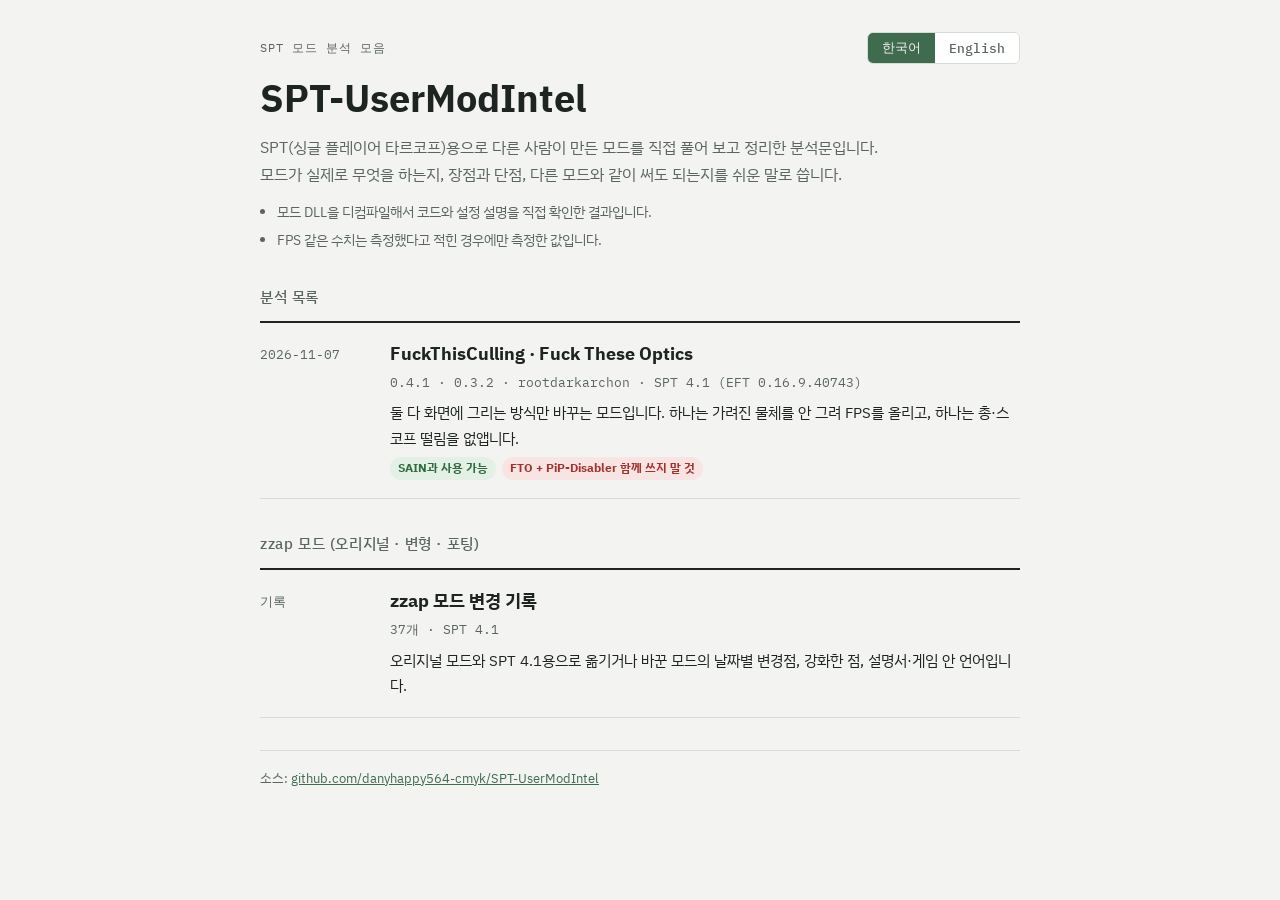
<file: index.html>
<!doctype html>
<html lang="ko">
<head>
<meta charset="utf-8">
<meta name="viewport" content="width=device-width, initial-scale=1, viewport-fit=cover">
<title>SPT-UserModIntel</title>
<link rel="stylesheet" href="https://fonts.googleapis.com/css2?family=IBM+Plex+Sans+KR:wght@400;500;700&family=IBM+Plex+Mono:wght@400;500&display=swap">
<style>
/* Layout: one column; intro, then one row per review (newest first). Same tokens as the review pages. */
*, *::before, *::after { box-sizing: border-box; }
:root {
  --bg: #f3f4f1; --surface: #ffffff; --fg: #1d2421; --muted: #5a6560; --line: #d6dbd6;
  --accent: #3f6b4f; --warn: #9a5b00; --warn-bg: #fbf1df; --bad: #a3322a; --bad-bg: #f8e5e3;
  --good: #2f6b3f; --good-bg: #e3f0e6;
  --font-body: "IBM Plex Sans KR", "Malgun Gothic", "Apple SD Gothic Neo", system-ui, sans-serif;
  --font-mono: "IBM Plex Mono", ui-monospace, Consolas, monospace;
}
@media (prefers-color-scheme: dark) {
  :root:not([data-theme="light"]) {
    --bg: #151a18; --surface: #1c2320; --fg: #e3e8e4; --muted: #9aa69f; --line: #2e3833;
    --accent: #8cc49d; --warn: #e6b45a; --warn-bg: #2e2617; --bad: #f08a80; --bad-bg: #321d1b;
    --good: #8cc49d; --good-bg: #1b2d21; color-scheme: dark;
  }
}
:root[data-theme="dark"] {
  --bg: #151a18; --surface: #1c2320; --fg: #e3e8e4; --muted: #9aa69f; --line: #2e3833;
  --accent: #8cc49d; --warn: #e6b45a; --warn-bg: #2e2617; --bad: #f08a80; --bad-bg: #321d1b;
  --good: #8cc49d; --good-bg: #1b2d21; color-scheme: dark;
}
[hidden] { display: none !important; }
body {
  margin: 0; background: var(--bg); color: var(--fg); font-family: var(--font-body);
  font-size: 16px; line-height: 1.7;
  padding-left: max(16px, env(safe-area-inset-left, 0px));
  padding-right: max(16px, env(safe-area-inset-right, 0px));
  padding-block: 32px 64px;
}
.wrap { max-width: 760px; margin: 0 auto; display: flex; flex-direction: column; gap: 32px; }
header { display: flex; flex-direction: column; gap: 12px; }
.topbar { display: flex; justify-content: space-between; align-items: center; gap: 12px; flex-wrap: wrap; }
.kicker { font-family: var(--font-mono); font-size: 12px; letter-spacing: .08em; text-transform: uppercase; color: var(--muted); }
.lang { display: inline-flex; border: 1px solid var(--line); border-radius: 6px; overflow: hidden; }
.lang button { font: 500 13px var(--font-mono); padding: 6px 14px; border: 0; background: var(--surface); color: var(--muted); cursor: pointer; }
.lang button[aria-pressed="true"] { background: var(--accent); color: var(--bg); }
.lang button:focus-visible { outline: 2px solid var(--accent); outline-offset: -2px; }
h1 { font-size: clamp(28px, 6vw, 38px); line-height: 1.2; margin: 0; font-weight: 700; }
h2 { font-size: 15px; margin: 0; color: var(--muted); font-weight: 500; letter-spacing: .04em; }
p { margin: 0; }
.lede { color: var(--muted); max-width: 62ch; }
ul.rules { margin: 0; padding-left: 1.2em; color: var(--muted); font-size: 14px; display: flex; flex-direction: column; gap: 4px; }
.list { display: flex; flex-direction: column; border-top: 2px solid var(--fg); }
.item { display: grid; grid-template-columns: 110px 1fr; gap: 4px 20px; padding: 18px 0; border-bottom: 1px solid var(--line); color: inherit; text-decoration: none; }
.item:hover .t, .item:focus-visible .t { color: var(--accent); text-decoration: underline; }
.item:focus-visible { outline: 2px solid var(--accent); outline-offset: 4px; }
.date { font-family: var(--font-mono); font-size: 13px; color: var(--muted); font-variant-numeric: tabular-nums; padding-top: 3px; }
.body { min-width: 0; display: flex; flex-direction: column; gap: 6px; }
.t { font-size: 18px; font-weight: 700; line-height: 1.4; }
.sub { font-family: var(--font-mono); font-size: 13px; color: var(--muted); }
.v { font-size: 15px; }
.tags { display: flex; flex-wrap: wrap; gap: 6px; }
.pill { display: inline-block; font-size: 12px; font-weight: 700; padding: 1px 8px; border-radius: 999px; white-space: nowrap; }
.ok { background: var(--good-bg); color: var(--good); }
.mid { background: var(--warn-bg); color: var(--warn); }
.no { background: var(--bad-bg); color: var(--bad); }
@media (max-width: 520px) { .item { grid-template-columns: 1fr; } }
footer { font-size: 13px; color: var(--muted); border-top: 1px solid var(--line); padding-top: 16px; }
footer a { color: var(--accent); }
</style>
</head>
<body>
<div class="wrap">

<!-- ===================== KOREAN ===================== -->
<div data-lang="ko" class="wrap">
<header>
  <div class="topbar">
    <span class="kicker">SPT 모드 분석 모음</span>
    <div class="lang" role="group" aria-label="언어">
      <button type="button" id="btn-ko-1" data-set="ko">한국어</button>
      <button type="button" id="btn-en-1" data-set="en">English</button>
    </div>
  </div>
  <h1>SPT-UserModIntel</h1>
  <p class="lede">SPT(싱글 플레이어 타르코프)용으로 다른 사람이 만든 모드를 직접 풀어 보고 정리한 분석문입니다. 모드가 실제로 무엇을 하는지, 장점과 단점, 다른 모드와 같이 써도 되는지를 쉬운 말로 씁니다.</p>
  <ul class="rules">
    <li>모드 DLL을 디컴파일해서 코드와 설정 설명을 직접 확인한 결과입니다.</li>
    <li>FPS 같은 수치는 측정했다고 적힌 경우에만 측정한 값입니다.</li>
  </ul>
</header>

<section style="display:flex;flex-direction:column;gap:12px">
  <h2>분석 목록</h2>
  <div class="list">
    <a class="item" href="reports/2026-11-07-FuckThisCulling-FuckTheseOptics/index.html#ko">
      <span class="date">2026-11-07</span>
      <span class="body">
        <span class="t">FuckThisCulling · Fuck These Optics</span>
        <span class="sub">0.4.1 · 0.3.2 · rootdarkarchon · SPT 4.1 (EFT 0.16.9.40743)</span>
        <span class="v">둘 다 화면에 그리는 방식만 바꾸는 모드입니다. 하나는 가려진 물체를 안 그려 FPS를 올리고, 하나는 총·스코프 떨림을 없앱니다.</span>
        <span class="tags"><span class="pill ok">SAIN과 사용 가능</span><span class="pill no">FTO + PiP-Disabler 함께 쓰지 말 것</span></span>
      </span>
    </a>
  </div>
</section>

<section style="display:flex;flex-direction:column;gap:12px">
  <h2>zzap 모드 (오리지널 · 변형 · 포팅)</h2>
  <div class="list">
    <a class="item" href="mods/arca.html#ko">
      <span class="date">기록</span>
      <span class="body">
        <span class="t">zzap 모드 변경 기록</span>
        <span class="sub">37개 · SPT 4.1</span>
        <span class="v">오리지널 모드와 SPT 4.1용으로 옮기거나 바꾼 모드의 날짜별 변경점, 강화한 점, 설명서·게임 안 언어입니다.</span>
      </span>
    </a>
  </div>
</section>

<footer>소스: <a href="https://github.com/danyhappy564-cmyk/SPT-UserModIntel">github.com/danyhappy564-cmyk/SPT-UserModIntel</a></footer>
</div>

<!-- ===================== ENGLISH ===================== -->
<div data-lang="en" class="wrap" hidden>
<header>
  <div class="topbar">
    <span class="kicker">SPT mod reviews</span>
    <div class="lang" role="group" aria-label="Language">
      <button type="button" id="btn-ko-2" data-set="ko">한국어</button>
      <button type="button" id="btn-en-2" data-set="en">English</button>
    </div>
  </div>
  <h1>SPT-UserModIntel</h1>
  <p class="lede">Plain-language reviews of other people's mods for SPT (Single Player Tarkov). Each one explains what a mod actually does, its pros and cons, and whether it works with other mods.</p>
  <ul class="rules">
    <li>Based on decompiling the mod DLLs and reading the code and setting descriptions directly.</li>
    <li>Numbers such as FPS are measured only where a review says so.</li>
  </ul>
</header>

<section style="display:flex;flex-direction:column;gap:12px">
  <h2>Reviews</h2>
  <div class="list">
    <a class="item" href="reports/2026-11-07-FuckThisCulling-FuckTheseOptics/index.html#en">
      <span class="date">2026-11-07</span>
      <span class="body">
        <span class="t">FuckThisCulling · Fuck These Optics</span>
        <span class="sub">0.4.1 · 0.3.2 · rootdarkarchon · SPT 4.1 (EFT 0.16.9.40743)</span>
        <span class="v">Both only change how things are drawn. One skips hidden objects for more FPS; the other removes gun and scope jitter.</span>
        <span class="tags"><span class="pill ok">Works with SAIN</span><span class="pill no">Do not combine FTO with PiP-Disabler</span></span>
      </span>
    </a>
  </div>
</section>

<section style="display:flex;flex-direction:column;gap:12px">
  <h2>zzap mods (original · variant · port)</h2>
  <div class="list">
    <a class="item" href="mods/arca.html#en">
      <span class="date">Log</span>
      <span class="body">
        <span class="t">zzap Mods — Change Log</span>
        <span class="sub">37 mods · SPT 4.1</span>
        <span class="v">Date-ordered changes, improvements, and guide / in-game languages for my original mods and the mods I ported to or changed for SPT 4.1.</span>
      </span>
    </a>
  </div>
</section>

<footer>Source: <a href="https://github.com/danyhappy564-cmyk/SPT-UserModIntel">github.com/danyhappy564-cmyk/SPT-UserModIntel</a></footer>
</div>

</div>
<script>
(function () {
  var views = document.querySelectorAll('[data-lang]');
  function show(lang) {
    if (lang !== 'en') lang = 'ko';
    views.forEach(function (v) { v.hidden = v.getAttribute('data-lang') !== lang; });
    document.querySelectorAll('[data-set]').forEach(function (b) {
      b.setAttribute('aria-pressed', b.getAttribute('data-set') === lang ? 'true' : 'false');
    });
    document.documentElement.lang = lang;
  }
  document.querySelectorAll('[data-set]').forEach(function (b) {
    b.addEventListener('click', function () {
      var l = b.getAttribute('data-set');
      show(l);
      try { history.replaceState(null, '', '#' + l); } catch (e) {}
    });
  });
  window.addEventListener('hashchange', function () { show(location.hash.slice(1)); });
  var start = '';
  try { start = location.hash.slice(1); } catch (e) {}
  show(start);
})();
</script>
</body>
</html>
</file>
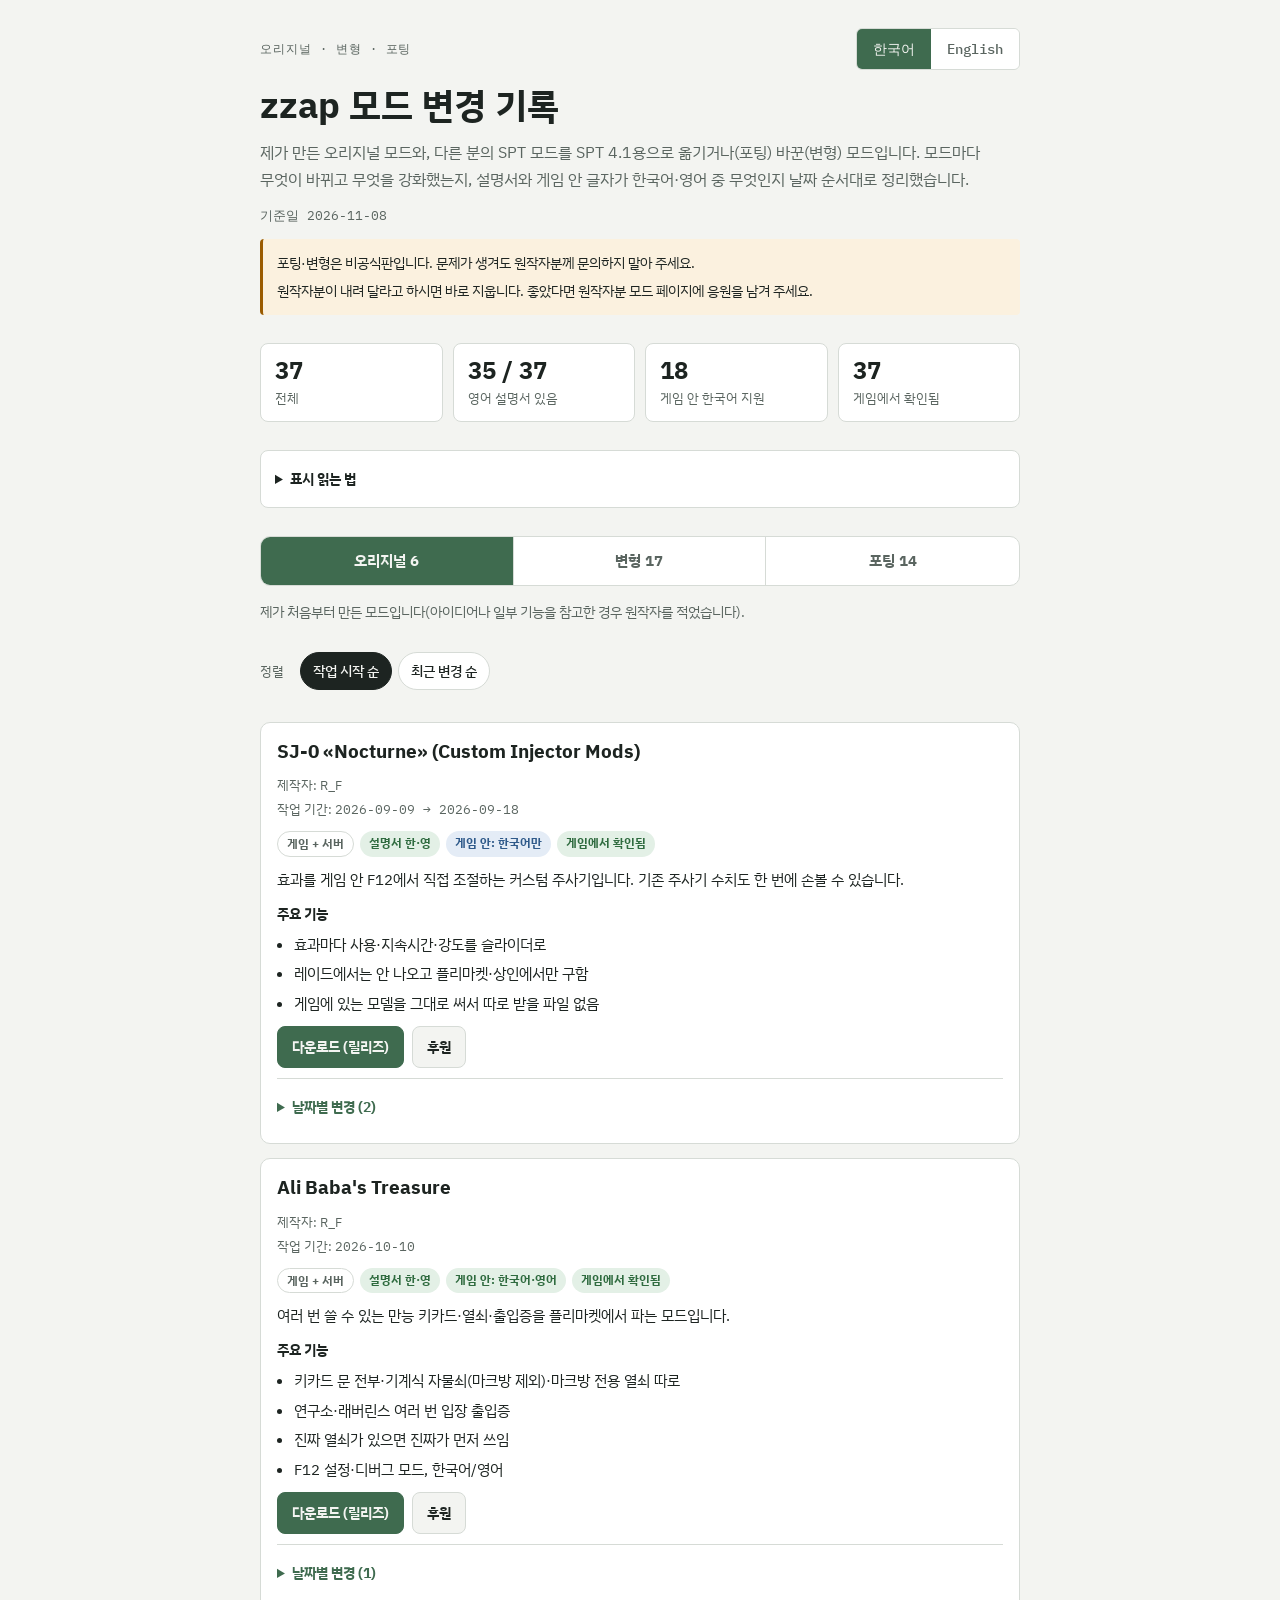
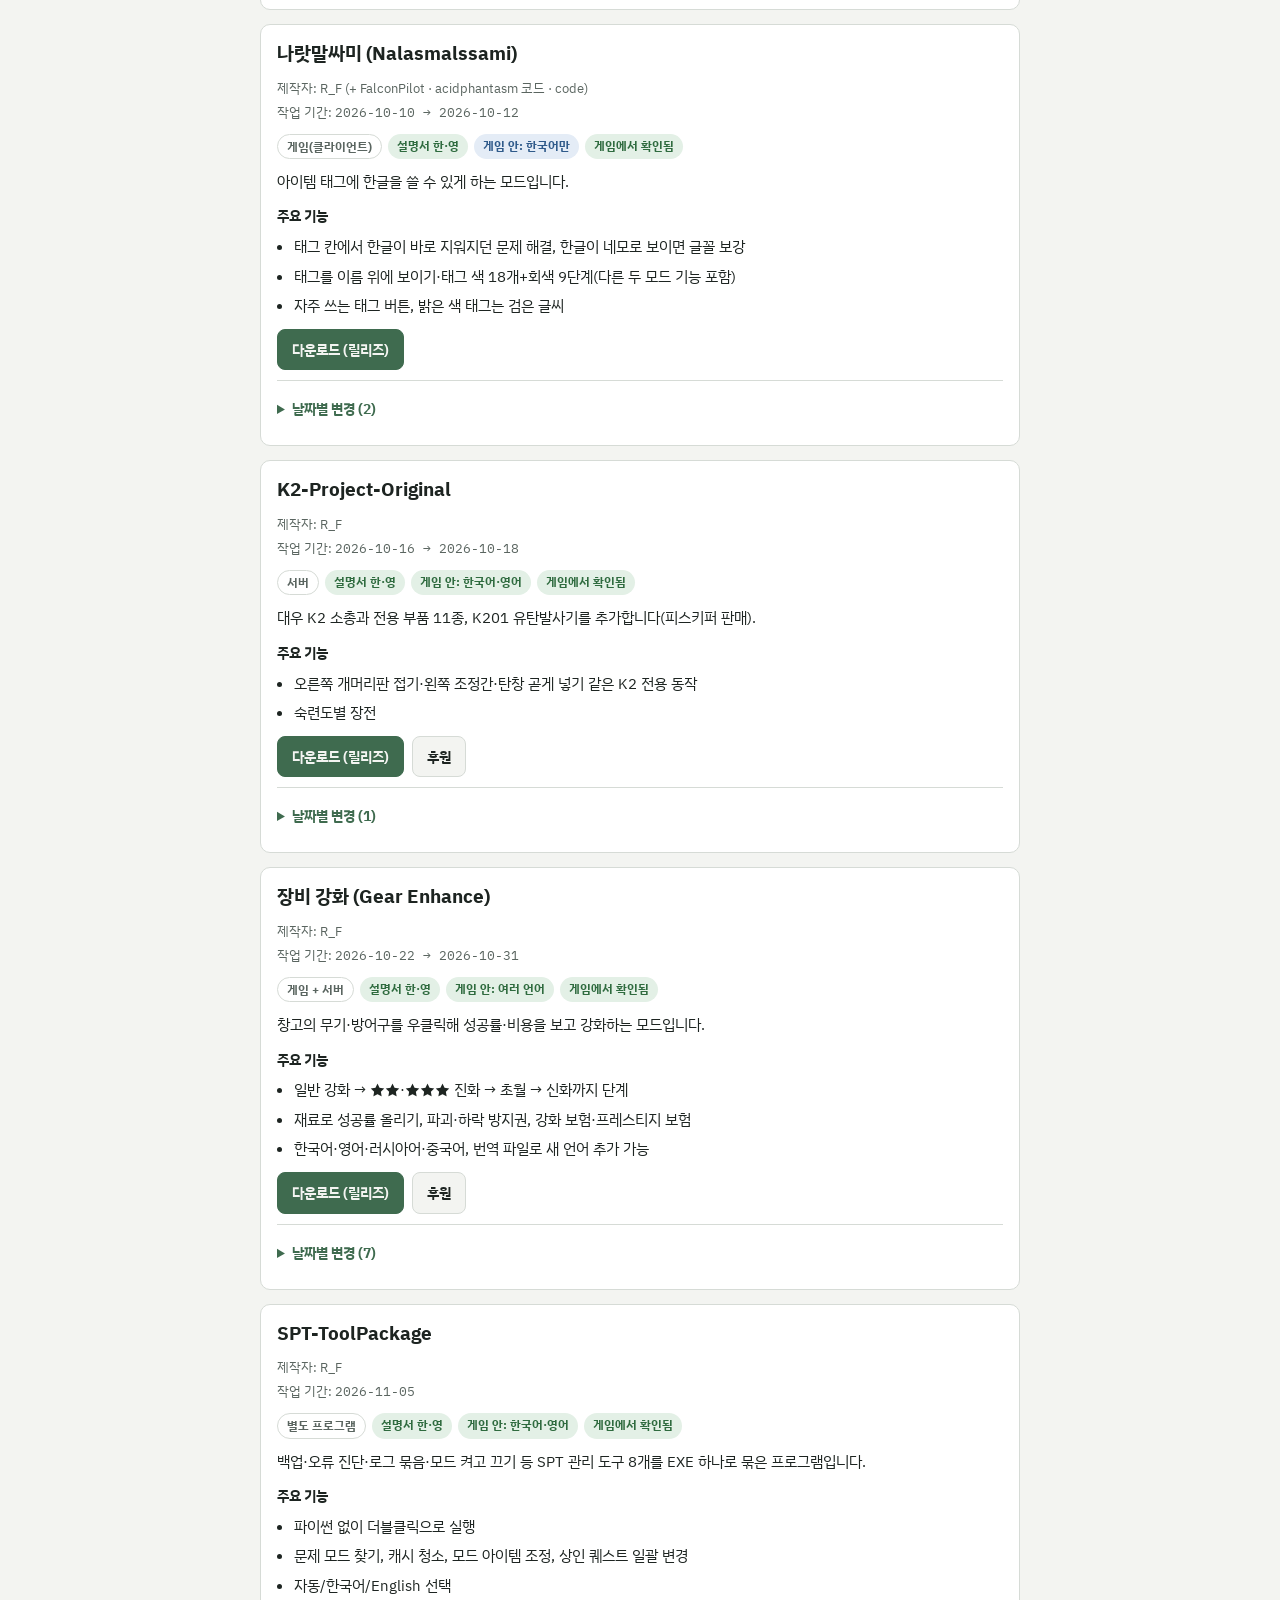
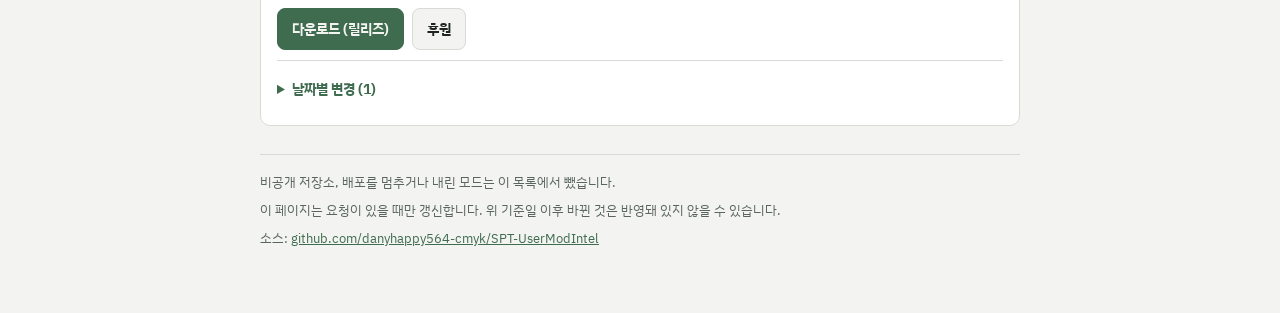
<file: mods/index.html>
<!doctype html>
<html lang="ko">
<head>
<meta charset="utf-8">
<meta name="viewport" content="width=device-width, initial-scale=1, viewport-fit=cover">
<title>zzap 모드 변경 기록</title>
<meta name="description" content="SPT 4.1 오리지널·변형·포팅 모드의 날짜별 변경점, 강화한 점, 한국어·영어 설명서 여부 정리">
<link rel="stylesheet" href="https://fonts.googleapis.com/css2?family=IBM+Plex+Sans+KR:wght@400;500;700&family=IBM+Plex+Mono:wght@400;500&display=swap">
<link rel="stylesheet" href="style.css?v=20261108-6">
</head>
<body>
<div class="wrap">
<header>
  <div class="topbar">
    <span class="kicker" data-t="kicker"></span>
    <div class="lang" role="group" aria-label="Language">
      <button type="button" data-v="ko">한국어</button>
      <button type="button" data-v="en">English</button>
    </div>
  </div>
  <h1 data-t="title"></h1>
  <p class="lede" data-t="lede"></p>
  <p class="asof" data-t="asof"></p>
  <div class="notice"><span data-t="notice1"></span><span data-t="notice2"></span></div>
</header>

<section class="stats" aria-label="summary">
  <div class="stat"><b id="st-mods"></b><span data-t="sMods"></span></div>
  <div class="stat"><b id="st-en"></b><span data-t="sEn"></span></div>
  <div class="stat"><b id="st-ko"></b><span data-t="sKo"></span></div>
  <div class="stat"><b id="st-game"></b><span data-t="sGame"></span></div>
</section>

<details class="legend">
  <summary data-t="legend"></summary>
  <ul>
    <li><span class="pill ok" data-t="docs2"></span><span data-t="lgDocs2"></span></li>
    <li><span class="pill mid" data-t="docs1"></span><span data-t="lgDocs1"></span></li>
    <li><span data-t="lgLang"></span></li>
    <li><span data-t="lgV"></span></li>
  </ul>
</details>

<nav class="tabs" role="group" aria-label="kind">
  <button type="button" data-tab data-v="o"></button>
  <button type="button" data-tab data-v="v"></button>
  <button type="button" data-tab data-v="p"></button>
</nav>
<p class="tabdesc" id="tabdesc"></p>

<div class="controls">
  <div class="seg" role="group"><span class="lbl" data-t="sortLbl"></span>
    <button type="button" data-sort data-v="start" data-t="sortStart"></button>
    <button type="button" data-sort data-v="last" data-t="sortLast"></button>
  </div>
</div>

<main class="list" id="list"></main>

<footer>
  <span data-t="foot1"></span>
  <span data-t="foot2"></span>
  <span><span data-t="src"></span>: <a href="https://github.com/danyhappy564-cmyk/SPT-UserModIntel">github.com/danyhappy564-cmyk/SPT-UserModIntel</a></span>
</footer>
</div>
<script>window.SHOW_DL = true;
(function () {
  // 휴대폰이 HTML을 기억해도 데이터·그리기 파일은 매번 새로 받는다(캐시로 옛 내용이 보이던 문제).
  var t = Date.now();
  function load(src, next) { var s = document.createElement("script"); s.src = src + "?t=" + t; s.onload = next; document.body.appendChild(s); }
  load("data.js", function () { load("app.js"); });
})();
</script>
</body>
</html>
</file>
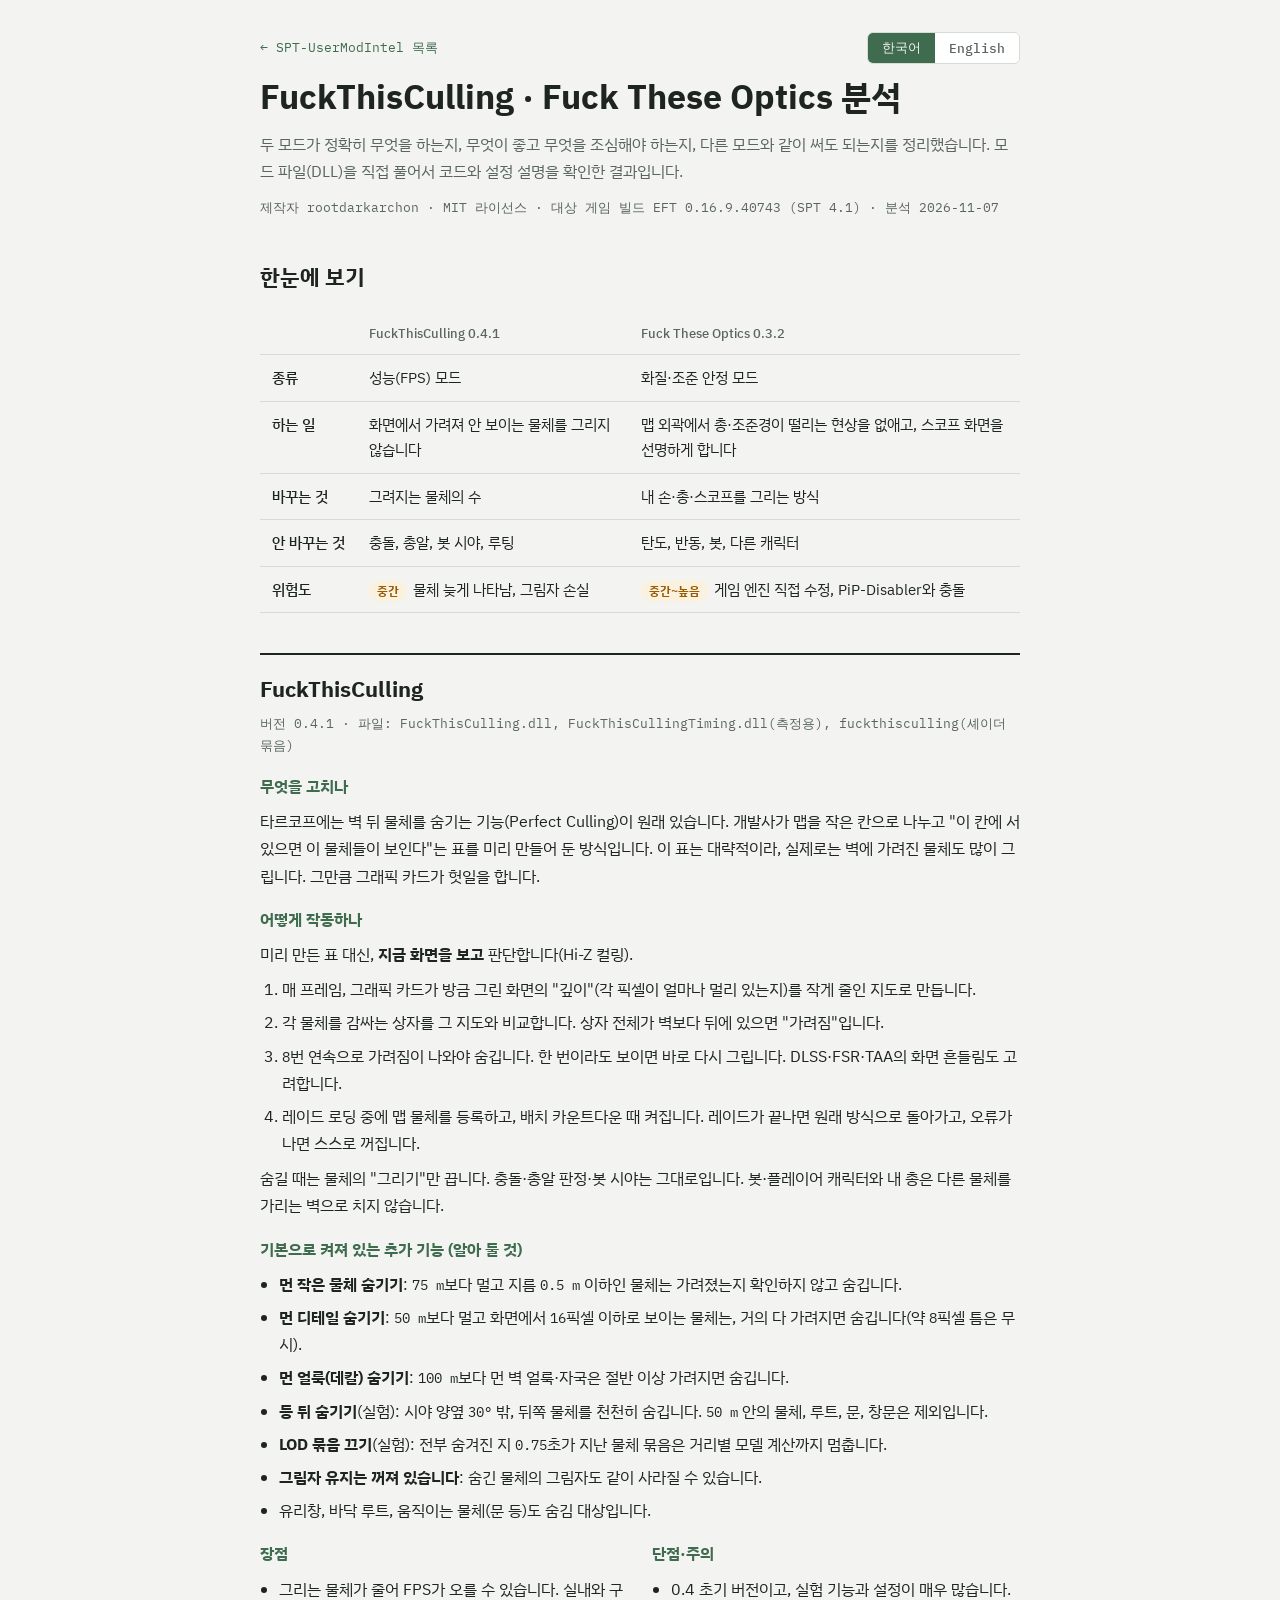
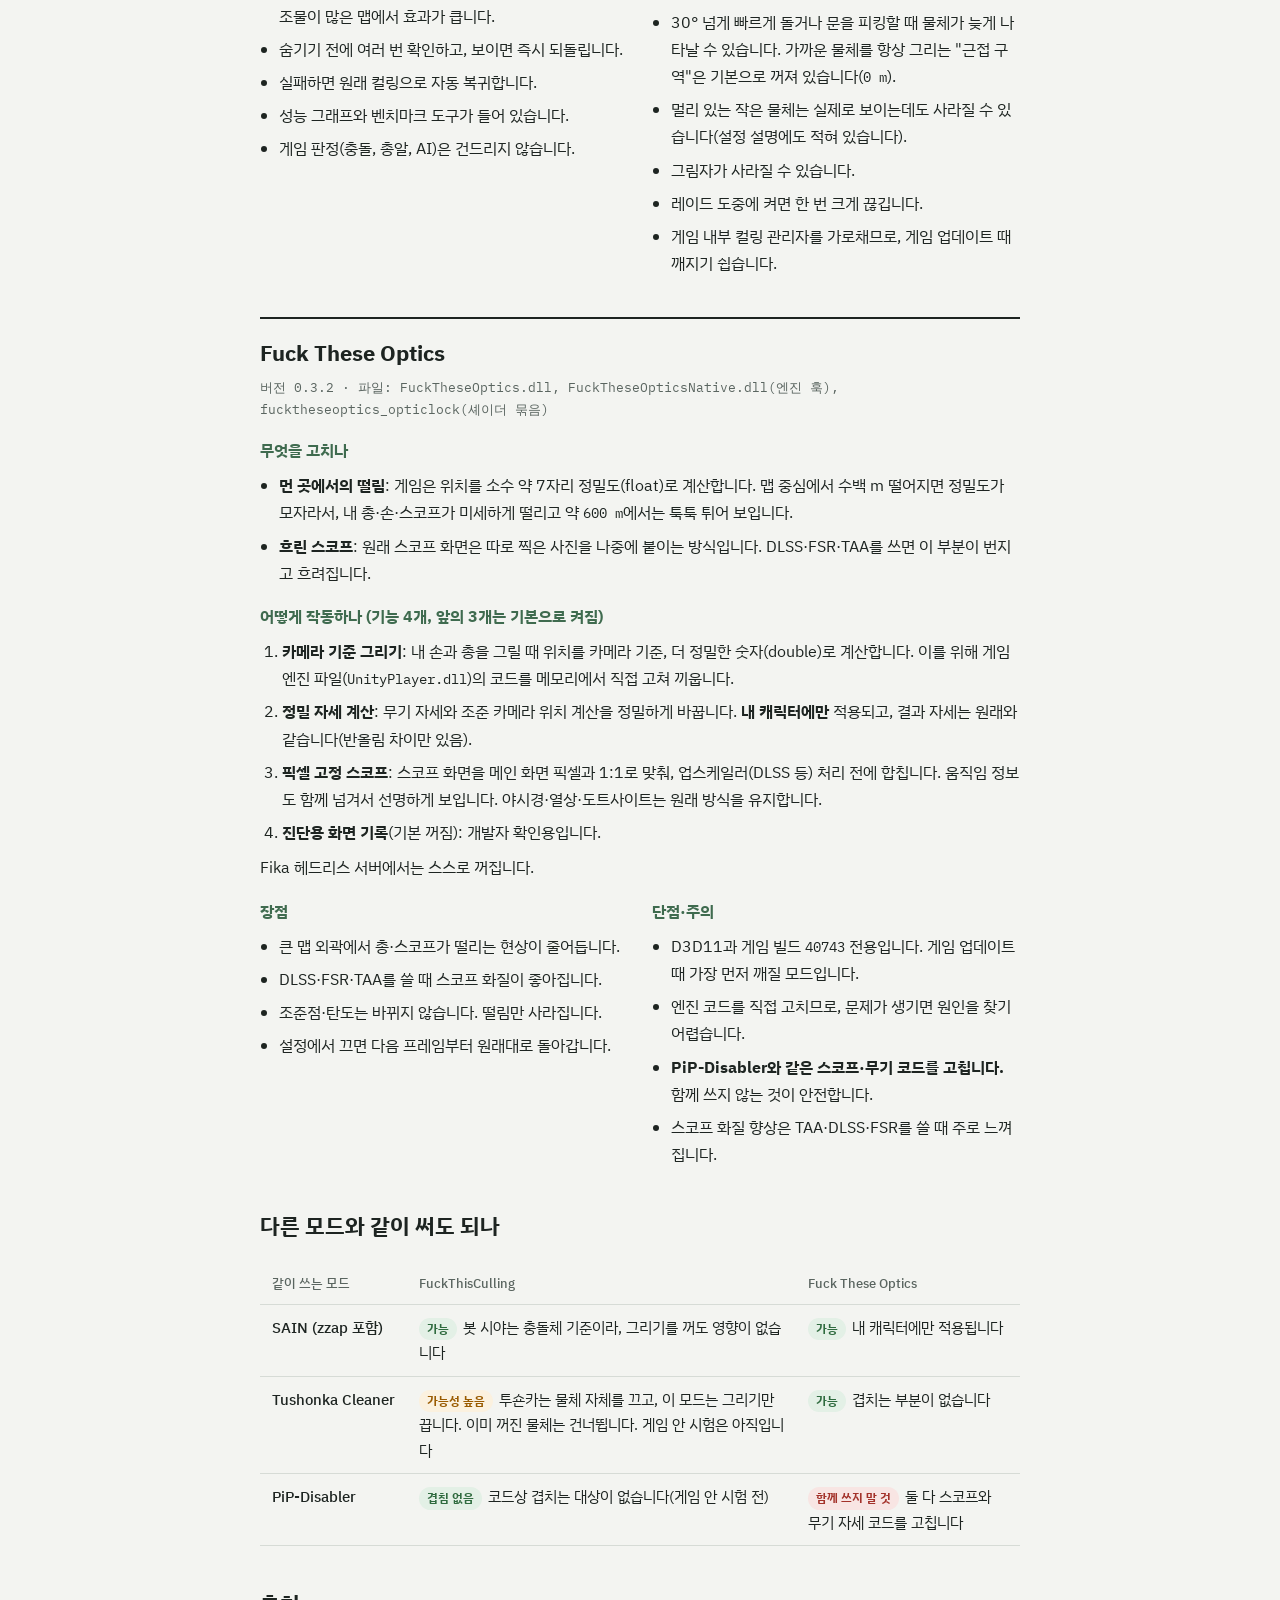
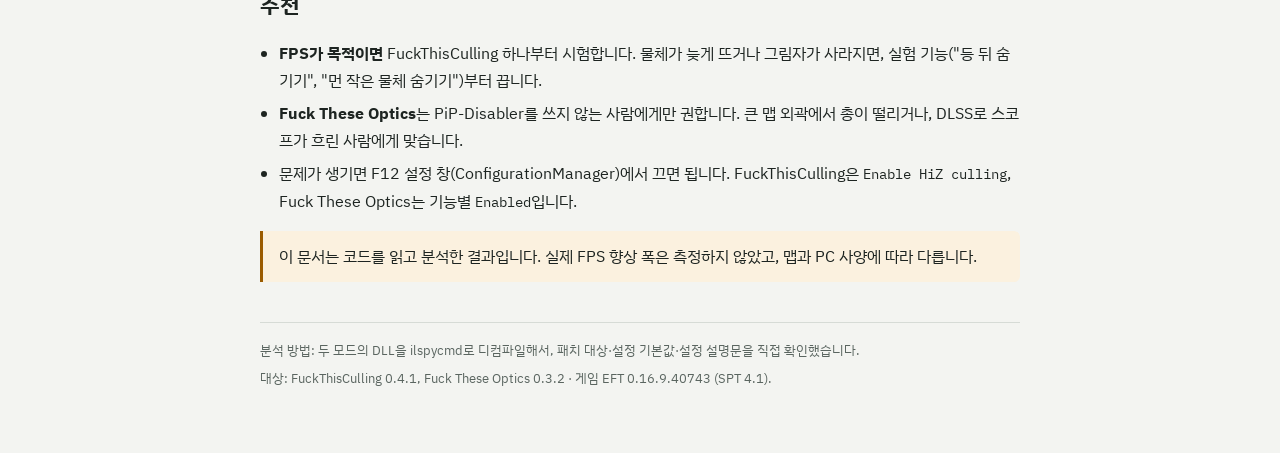
<file: reports/2026-11-07-FuckThisCulling-FuckTheseOptics/index.html>
<!doctype html>
<html lang="ko">
<head>
<meta charset="utf-8">
<meta name="viewport" content="width=device-width, initial-scale=1, viewport-fit=cover">
<title>FTC &amp; FTO 모드 분석</title>
<meta name="claude:viewport-fit-sides" content="cover">
<link rel="stylesheet" href="https://fonts.googleapis.com/css2?family=IBM+Plex+Sans+KR:wght@400;500;700&family=IBM+Plex+Mono:wght@400;500&display=swap">
<style>
*, *::before, *::after { box-sizing: border-box; }
body { margin: 0; }
img { max-width: 100%; }
.home { font-family: var(--font-mono); font-size: 13px; color: var(--accent); text-decoration: none; }
.home:hover { text-decoration: underline; }
/* Layout: one reading column (~70ch), summary table first, then one section per mod, then compatibility + advice. */
:root {
  --bg: #f3f4f1;
  --surface: #ffffff;
  --fg: #1d2421;
  --muted: #5a6560;
  --line: #d6dbd6;
  --accent: #3f6b4f;
  --warn: #9a5b00;
  --warn-bg: #fbf1df;
  --bad: #a3322a;
  --bad-bg: #f8e5e3;
  --good: #2f6b3f;
  --good-bg: #e3f0e6;
  --font-body: "IBM Plex Sans KR", "Malgun Gothic", "Apple SD Gothic Neo", system-ui, sans-serif;
  --font-mono: "IBM Plex Mono", ui-monospace, Consolas, monospace;
}
@media (prefers-color-scheme: dark) {
  :root:not([data-theme="light"]) {
    --bg: #151a18; --surface: #1c2320; --fg: #e3e8e4; --muted: #9aa69f; --line: #2e3833;
    --accent: #8cc49d; --warn: #e6b45a; --warn-bg: #2e2617; --bad: #f08a80; --bad-bg: #321d1b;
    --good: #8cc49d; --good-bg: #1b2d21; color-scheme: dark;
  }
}
:root[data-theme="dark"] {
  --bg: #151a18; --surface: #1c2320; --fg: #e3e8e4; --muted: #9aa69f; --line: #2e3833;
  --accent: #8cc49d; --warn: #e6b45a; --warn-bg: #2e2617; --bad: #f08a80; --bad-bg: #321d1b;
  --good: #8cc49d; --good-bg: #1b2d21; color-scheme: dark;
}
body {
  background: var(--bg); color: var(--fg); font-family: var(--font-body);
  font-size: 16px; line-height: 1.7;
  padding-left: max(16px, env(safe-area-inset-left, 0px));
  padding-right: max(16px, env(safe-area-inset-right, 0px));
  padding-block: 32px 64px;
}
[hidden] { display: none !important; }
.wrap { max-width: 760px; margin: 0 auto; display: flex; flex-direction: column; gap: 40px; }
header { display: flex; flex-direction: column; gap: 12px; }
.topbar { display: flex; justify-content: space-between; align-items: center; gap: 12px; flex-wrap: wrap; }
.kicker { font-family: var(--font-mono); font-size: 12px; letter-spacing: .08em; text-transform: uppercase; color: var(--muted); }
.lang { display: inline-flex; border: 1px solid var(--line); border-radius: 6px; overflow: hidden; }
.lang button {
  font: 500 13px var(--font-mono); padding: 6px 14px; border: 0; background: var(--surface);
  color: var(--muted); cursor: pointer;
}
.lang button[aria-pressed="true"] { background: var(--accent); color: var(--bg); }
.lang button:focus-visible { outline: 2px solid var(--accent); outline-offset: -2px; }
h1 { font-size: clamp(26px, 5vw, 34px); line-height: 1.25; margin: 0; text-wrap: balance; font-weight: 700; }
h2 { font-size: 22px; margin: 0; text-wrap: balance; }
h3 { font-size: 16px; margin: 0; color: var(--accent); }
p { margin: 0; }
.lede { color: var(--muted); }
.meta { font-family: var(--font-mono); font-size: 13px; color: var(--muted); }
section { display: flex; flex-direction: column; gap: 16px; }
section > .block { display: flex; flex-direction: column; gap: 8px; }
.modhead { display: flex; flex-direction: column; gap: 4px; border-top: 2px solid var(--fg); padding-top: 16px; }
.ver { font-family: var(--font-mono); font-size: 13px; color: var(--muted); }
ul { margin: 0; padding-left: 1.2em; display: flex; flex-direction: column; gap: 6px; }
ol { margin: 0; padding-left: 1.4em; display: flex; flex-direction: column; gap: 6px; }
code, .num { font-family: var(--font-mono); font-size: .9em; }
.num { font-variant-numeric: tabular-nums; }
.scroll { overflow-x: auto; }
table { width: 100%; border-collapse: collapse; font-size: 15px; min-width: 520px; }
th, td { text-align: left; vertical-align: top; padding: 10px 12px; border-bottom: 1px solid var(--line); }
th { font-size: 13px; color: var(--muted); font-weight: 500; }
td:first-child { font-weight: 500; white-space: nowrap; }
.pill { display: inline-block; font-size: 12px; font-weight: 700; padding: 1px 8px; border-radius: 999px; margin-right: 6px; white-space: nowrap; }
.ok { background: var(--good-bg); color: var(--good); }
.mid { background: var(--warn-bg); color: var(--warn); }
.no { background: var(--bad-bg); color: var(--bad); }
.note { background: var(--warn-bg); border-left: 3px solid var(--warn); padding: 12px 16px; border-radius: 0 6px 6px 0; }
.two { display: grid; grid-template-columns: 1fr 1fr; gap: 16px 24px; }
.two > div { min-width: 0; display: flex; flex-direction: column; gap: 8px; }
@media (max-width: 600px) { .two { grid-template-columns: 1fr; } }
footer { font-size: 13px; color: var(--muted); border-top: 1px solid var(--line); padding-top: 16px; display: flex; flex-direction: column; gap: 6px; }
</style>
</head>
<body>
<div class="wrap">

<!-- ===================== KOREAN ===================== -->
<div data-lang="ko" class="wrap" style="gap:40px">
<header>
  <div class="topbar">
    <a class="home" href="../../index.html#ko">← SPT-UserModIntel 목록</a>
    <div class="lang" role="group" aria-label="언어">
      <button type="button" id="btn-ko-1" data-set="ko">한국어</button>
      <button type="button" id="btn-en-1" data-set="en">English</button>
    </div>
  </div>
  <h1>FuckThisCulling · Fuck These Optics 분석</h1>
  <p class="lede">두 모드가 정확히 무엇을 하는지, 무엇이 좋고 무엇을 조심해야 하는지, 다른 모드와 같이 써도 되는지를 정리했습니다. 모드 파일(DLL)을 직접 풀어서 코드와 설정 설명을 확인한 결과입니다.</p>
  <p class="meta">제작자 rootdarkarchon · MIT 라이선스 · 대상 게임 빌드 EFT 0.16.9.40743 (SPT 4.1) · 분석 2026-11-07</p>
</header>

<section>
  <h2>한눈에 보기</h2>
  <div class="scroll"><table>
    <thead><tr><th></th><th>FuckThisCulling 0.4.1</th><th>Fuck These Optics 0.3.2</th></tr></thead>
    <tbody>
      <tr><td>종류</td><td>성능(FPS) 모드</td><td>화질·조준 안정 모드</td></tr>
      <tr><td>하는 일</td><td>화면에서 가려져 안 보이는 물체를 그리지 않습니다</td><td>맵 외곽에서 총·조준경이 떨리는 현상을 없애고, 스코프 화면을 선명하게 합니다</td></tr>
      <tr><td>바꾸는 것</td><td>그려지는 물체의 수</td><td>내 손·총·스코프를 그리는 방식</td></tr>
      <tr><td>안 바꾸는 것</td><td>충돌, 총알, 봇 시야, 루팅</td><td>탄도, 반동, 봇, 다른 캐릭터</td></tr>
      <tr><td>위험도</td><td><span class="pill mid">중간</span>물체 늦게 나타남, 그림자 손실</td><td><span class="pill mid">중간~높음</span>게임 엔진 직접 수정, PiP-Disabler와 충돌</td></tr>
    </tbody>
  </table></div>
</section>

<section>
  <div class="modhead"><h2>FuckThisCulling</h2><span class="ver">버전 0.4.1 · 파일: FuckThisCulling.dll, FuckThisCullingTiming.dll(측정용), fuckthisculling(셰이더 묶음)</span></div>

  <div class="block">
    <h3>무엇을 고치나</h3>
    <p>타르코프에는 벽 뒤 물체를 숨기는 기능(Perfect Culling)이 원래 있습니다. 개발사가 맵을 작은 칸으로 나누고 "이 칸에 서 있으면 이 물체들이 보인다"는 표를 미리 만들어 둔 방식입니다. 이 표는 대략적이라, 실제로는 벽에 가려진 물체도 많이 그립니다. 그만큼 그래픽 카드가 헛일을 합니다.</p>
  </div>

  <div class="block">
    <h3>어떻게 작동하나</h3>
    <p>미리 만든 표 대신, <b>지금 화면을 보고</b> 판단합니다(Hi-Z 컬링).</p>
    <ol>
      <li>매 프레임, 그래픽 카드가 방금 그린 화면의 "깊이"(각 픽셀이 얼마나 멀리 있는지)를 작게 줄인 지도로 만듭니다.</li>
      <li>각 물체를 감싸는 상자를 그 지도와 비교합니다. 상자 전체가 벽보다 뒤에 있으면 "가려짐"입니다.</li>
      <li><span class="num">8</span>번 연속으로 가려짐이 나와야 숨깁니다. 한 번이라도 보이면 바로 다시 그립니다. DLSS·FSR·TAA의 화면 흔들림도 고려합니다.</li>
      <li>레이드 로딩 중에 맵 물체를 등록하고, 배치 카운트다운 때 켜집니다. 레이드가 끝나면 원래 방식으로 돌아가고, 오류가 나면 스스로 꺼집니다.</li>
    </ol>
    <p>숨길 때는 물체의 "그리기"만 끕니다. 충돌·총알 판정·봇 시야는 그대로입니다. 봇·플레이어 캐릭터와 내 총은 다른 물체를 가리는 벽으로 치지 않습니다.</p>
  </div>

  <div class="block">
    <h3>기본으로 켜져 있는 추가 기능 (알아 둘 것)</h3>
    <ul>
      <li><b>먼 작은 물체 숨기기</b>: <span class="num">75 m</span>보다 멀고 지름 <span class="num">0.5 m</span> 이하인 물체는 가려졌는지 확인하지 않고 숨깁니다.</li>
      <li><b>먼 디테일 숨기기</b>: <span class="num">50 m</span>보다 멀고 화면에서 <span class="num">16</span>픽셀 이하로 보이는 물체는, 거의 다 가려지면 숨깁니다(약 <span class="num">8</span>픽셀 틈은 무시).</li>
      <li><b>먼 얼룩(데칼) 숨기기</b>: <span class="num">100 m</span>보다 먼 벽 얼룩·자국은 절반 이상 가려지면 숨깁니다.</li>
      <li><b>등 뒤 숨기기</b>(실험): 시야 양옆 <span class="num">30°</span> 밖, 뒤쪽 물체를 천천히 숨깁니다. <span class="num">50 m</span> 안의 물체, 루트, 문, 창문은 제외입니다.</li>
      <li><b>LOD 묶음 끄기</b>(실험): 전부 숨겨진 지 <span class="num">0.75</span>초가 지난 물체 묶음은 거리별 모델 계산까지 멈춥니다.</li>
      <li><b>그림자 유지는 꺼져 있습니다</b>: 숨긴 물체의 그림자도 같이 사라질 수 있습니다.</li>
      <li>유리창, 바닥 루트, 움직이는 물체(문 등)도 숨김 대상입니다.</li>
    </ul>
  </div>

  <div class="two">
    <div>
      <h3>장점</h3>
      <ul>
        <li>그리는 물체가 줄어 FPS가 오를 수 있습니다. 실내와 구조물이 많은 맵에서 효과가 큽니다.</li>
        <li>숨기기 전에 여러 번 확인하고, 보이면 즉시 되돌립니다.</li>
        <li>실패하면 원래 컬링으로 자동 복귀합니다.</li>
        <li>성능 그래프와 벤치마크 도구가 들어 있습니다.</li>
        <li>게임 판정(충돌, 총알, AI)은 건드리지 않습니다.</li>
      </ul>
    </div>
    <div>
      <h3>단점·주의</h3>
      <ul>
        <li>0.4 초기 버전이고, 실험 기능과 설정이 매우 많습니다.</li>
        <li>30° 넘게 빠르게 돌거나 문을 피킹할 때 물체가 늦게 나타날 수 있습니다. 가까운 물체를 항상 그리는 "근접 구역"은 기본으로 꺼져 있습니다(<span class="num">0 m</span>).</li>
        <li>멀리 있는 작은 물체는 실제로 보이는데도 사라질 수 있습니다(설정 설명에도 적혀 있습니다).</li>
        <li>그림자가 사라질 수 있습니다.</li>
        <li>레이드 도중에 켜면 한 번 크게 끊깁니다.</li>
        <li>게임 내부 컬링 관리자를 가로채므로, 게임 업데이트 때 깨지기 쉽습니다.</li>
      </ul>
    </div>
  </div>
</section>

<section>
  <div class="modhead"><h2>Fuck These Optics</h2><span class="ver">버전 0.3.2 · 파일: FuckTheseOptics.dll, FuckTheseOpticsNative.dll(엔진 훅), fucktheseoptics_opticlock(셰이더 묶음)</span></div>

  <div class="block">
    <h3>무엇을 고치나</h3>
    <ul>
      <li><b>먼 곳에서의 떨림</b>: 게임은 위치를 소수 약 7자리 정밀도(float)로 계산합니다. 맵 중심에서 수백 m 떨어지면 정밀도가 모자라서, 내 총·손·스코프가 미세하게 떨리고 약 <span class="num">600 m</span>에서는 툭툭 튀어 보입니다.</li>
      <li><b>흐린 스코프</b>: 원래 스코프 화면은 따로 찍은 사진을 나중에 붙이는 방식입니다. DLSS·FSR·TAA를 쓰면 이 부분이 번지고 흐려집니다.</li>
    </ul>
  </div>

  <div class="block">
    <h3>어떻게 작동하나 (기능 4개, 앞의 3개는 기본으로 켜짐)</h3>
    <ol>
      <li><b>카메라 기준 그리기</b>: 내 손과 총을 그릴 때 위치를 카메라 기준, 더 정밀한 숫자(double)로 계산합니다. 이를 위해 게임 엔진 파일(<code>UnityPlayer.dll</code>)의 코드를 메모리에서 직접 고쳐 끼웁니다.</li>
      <li><b>정밀 자세 계산</b>: 무기 자세와 조준 카메라 위치 계산을 정밀하게 바꿉니다. <b>내 캐릭터에만</b> 적용되고, 결과 자세는 원래와 같습니다(반올림 차이만 있음).</li>
      <li><b>픽셀 고정 스코프</b>: 스코프 화면을 메인 화면 픽셀과 1:1로 맞춰, 업스케일러(DLSS 등) 처리 전에 합칩니다. 움직임 정보도 함께 넘겨서 선명하게 보입니다. 야시경·열상·도트사이트는 원래 방식을 유지합니다.</li>
      <li><b>진단용 화면 기록</b>(기본 꺼짐): 개발자 확인용입니다.</li>
    </ol>
    <p>Fika 헤드리스 서버에서는 스스로 꺼집니다.</p>
  </div>

  <div class="two">
    <div>
      <h3>장점</h3>
      <ul>
        <li>큰 맵 외곽에서 총·스코프가 떨리는 현상이 줄어듭니다.</li>
        <li>DLSS·FSR·TAA를 쓸 때 스코프 화질이 좋아집니다.</li>
        <li>조준점·탄도는 바뀌지 않습니다. 떨림만 사라집니다.</li>
        <li>설정에서 끄면 다음 프레임부터 원래대로 돌아갑니다.</li>
      </ul>
    </div>
    <div>
      <h3>단점·주의</h3>
      <ul>
        <li>D3D11과 게임 빌드 <span class="num">40743</span> 전용입니다. 게임 업데이트 때 가장 먼저 깨질 모드입니다.</li>
        <li>엔진 코드를 직접 고치므로, 문제가 생기면 원인을 찾기 어렵습니다.</li>
        <li><b>PiP-Disabler와 같은 스코프·무기 코드를 고칩니다.</b> 함께 쓰지 않는 것이 안전합니다.</li>
        <li>스코프 화질 향상은 TAA·DLSS·FSR를 쓸 때 주로 느껴집니다.</li>
      </ul>
    </div>
  </div>
</section>

<section>
  <h2>다른 모드와 같이 써도 되나</h2>
  <div class="scroll"><table>
    <thead><tr><th>같이 쓰는 모드</th><th>FuckThisCulling</th><th>Fuck These Optics</th></tr></thead>
    <tbody>
      <tr><td>SAIN (zzap 포함)</td><td><span class="pill ok">가능</span>봇 시야는 충돌체 기준이라, 그리기를 꺼도 영향이 없습니다</td><td><span class="pill ok">가능</span>내 캐릭터에만 적용됩니다</td></tr>
      <tr><td>Tushonka Cleaner</td><td><span class="pill mid">가능성 높음</span>투숀카는 물체 자체를 끄고, 이 모드는 그리기만 끕니다. 이미 꺼진 물체는 건너뜁니다. 게임 안 시험은 아직입니다</td><td><span class="pill ok">가능</span>겹치는 부분이 없습니다</td></tr>
      <tr><td>PiP-Disabler</td><td><span class="pill ok">겹침 없음</span>코드상 겹치는 대상이 없습니다(게임 안 시험 전)</td><td><span class="pill no">함께 쓰지 말 것</span>둘 다 스코프와 무기 자세 코드를 고칩니다</td></tr>
    </tbody>
  </table></div>
</section>

<section>
  <h2>추천</h2>
  <ul>
    <li><b>FPS가 목적이면</b> FuckThisCulling 하나부터 시험합니다. 물체가 늦게 뜨거나 그림자가 사라지면, 실험 기능("등 뒤 숨기기", "먼 작은 물체 숨기기")부터 끕니다.</li>
    <li><b>Fuck These Optics</b>는 PiP-Disabler를 쓰지 않는 사람에게만 권합니다. 큰 맵 외곽에서 총이 떨리거나, DLSS로 스코프가 흐린 사람에게 맞습니다.</li>
    <li>문제가 생기면 F12 설정 창(ConfigurationManager)에서 끄면 됩니다. FuckThisCulling은 <code>Enable HiZ culling</code>, Fuck These Optics는 기능별 <code>Enabled</code>입니다.</li>
  </ul>
  <p class="note">이 문서는 코드를 읽고 분석한 결과입니다. 실제 FPS 향상 폭은 측정하지 않았고, 맵과 PC 사양에 따라 다릅니다.</p>
</section>

<footer>
  <p>분석 방법: 두 모드의 DLL을 ilspycmd로 디컴파일해서, 패치 대상·설정 기본값·설정 설명문을 직접 확인했습니다.</p>
  <p>대상: FuckThisCulling 0.4.1, Fuck These Optics 0.3.2 · 게임 EFT 0.16.9.40743 (SPT 4.1).</p>
</footer>
</div>

<!-- ===================== ENGLISH ===================== -->
<div data-lang="en" class="wrap" style="gap:40px" hidden>
<header>
  <div class="topbar">
    <a class="home" href="../../index.html#en">← SPT-UserModIntel reviews</a>
    <div class="lang" role="group" aria-label="Language">
      <button type="button" id="btn-ko-2" data-set="ko">한국어</button>
      <button type="button" id="btn-en-2" data-set="en">English</button>
    </div>
  </div>
  <h1>FuckThisCulling and Fuck These Optics, explained</h1>
  <p class="lede">What the two mods actually do, what is good about them, what to watch out for, and whether they work with other mods. Based on decompiling the mod DLLs and reading the code and setting descriptions directly.</p>
  <p class="meta">Author rootdarkarchon · MIT license · Game build EFT 0.16.9.40743 (SPT 4.1) · Reviewed 2026-11-07</p>
</header>

<section>
  <h2>At a glance</h2>
  <div class="scroll"><table>
    <thead><tr><th></th><th>FuckThisCulling 0.4.1</th><th>Fuck These Optics 0.3.2</th></tr></thead>
    <tbody>
      <tr><td>Type</td><td>Performance (FPS) mod</td><td>Image quality / aim stability mod</td></tr>
      <tr><td>What it does</td><td>Stops drawing objects that are hidden behind walls</td><td>Removes gun and scope jitter far from the map centre and makes the scope image sharper</td></tr>
      <tr><td>Changes</td><td>How many objects get drawn</td><td>How your hands, gun and scope are drawn</td></tr>
      <tr><td>Does not change</td><td>Collisions, bullets, bot vision, looting</td><td>Ballistics, recoil, bots, other characters</td></tr>
      <tr><td>Risk</td><td><span class="pill mid">Medium</span>Late pop-in, missing shadows</td><td><span class="pill mid">Medium–high</span>Patches the game engine, clashes with PiP-Disabler</td></tr>
    </tbody>
  </table></div>
</section>

<section>
  <div class="modhead"><h2>FuckThisCulling</h2><span class="ver">Version 0.4.1 · Files: FuckThisCulling.dll, FuckThisCullingTiming.dll (timing), fuckthisculling (shader bundle)</span></div>

  <div class="block">
    <h3>What problem it solves</h3>
    <p>Tarkov already hides objects behind walls with a system called Perfect Culling. The developers split each map into small cells and pre-computed a table that says "from this cell, these objects can be seen". The table is coarse, so the game still draws many objects that are actually behind walls, and the graphics card does wasted work.</p>
  </div>

  <div class="block">
    <h3>How it works</h3>
    <p>Instead of the pre-made table, it decides from <b>what is on screen right now</b> (Hi-Z culling).</p>
    <ol>
      <li>Every frame, the graphics card turns the depth of the frame it just drew (how far away each pixel is) into a small depth map.</li>
      <li>Each object's bounding box is compared against that map. If the whole box is behind a wall, the object is "occluded".</li>
      <li>An object is hidden only after <span class="num">8</span> occluded results in a row. A single visible result draws it again immediately. It also accounts for DLSS, FSR and TAA camera jitter.</li>
      <li>It registers the map's objects while the raid loads and switches on at the deployment countdown. When the raid ends it returns to the normal system, and on an error it turns itself off.</li>
    </ol>
    <p>Hiding only turns off drawing. Collisions, bullet hits and bot vision stay the same. Bots, players and your own gun are never treated as walls that hide other objects.</p>
  </div>

  <div class="block">
    <h3>Extra features that are on by default</h3>
    <ul>
      <li><b>Small distant objects</b>: objects farther than <span class="num">75 m</span> and at most <span class="num">0.5 m</span> across are hidden without an occlusion check.</li>
      <li><b>Distant details</b>: objects farther than <span class="num">50 m</span> that look <span class="num">16</span> pixels or smaller on screen are hidden when almost fully covered (gaps of about <span class="num">8</span> pixels are ignored).</li>
      <li><b>Distant decals</b>: stains and marks farther than <span class="num">100 m</span> are hidden when at least half covered.</li>
      <li><b>Hide objects behind you</b> (experimental): slowly hides objects behind you, outside your view plus <span class="num">30°</span> on each side. Objects within <span class="num">50 m</span>, loot, doors and windows are excluded.</li>
      <li><b>Disable hidden LOD groups</b> (experimental): once a whole group has been hidden for <span class="num">0.75</span> s, Unity stops its level-of-detail work too.</li>
      <li><b>Shadow preservation is off</b>: shadows of hidden objects can disappear along with them.</li>
      <li>Glass panes, ground loot and moving objects such as doors are also covered.</li>
    </ul>
  </div>

  <div class="two">
    <div>
      <h3>Pros</h3>
      <ul>
        <li>Fewer objects drawn can mean higher FPS, especially on maps with many interiors and structures.</li>
        <li>It checks several times before hiding and restores immediately when something becomes visible.</li>
        <li>On failure it falls back to the normal culling.</li>
        <li>Built-in performance graphs and a benchmark tool.</li>
        <li>Does not touch gameplay (collisions, bullets, AI).</li>
      </ul>
    </div>
    <div>
      <h3>Cons and cautions</h3>
      <ul>
        <li>Early 0.4 release with many experimental features and settings.</li>
        <li>Objects can pop in late when you turn faster than about 30° or peek through doors. The "near zone" that always draws nearby objects is off by default (<span class="num">0 m</span>).</li>
        <li>Small distant objects can disappear even when they are actually visible (the setting descriptions say so).</li>
        <li>Shadows can disappear.</li>
        <li>Turning it on in the middle of a raid causes one big stutter.</li>
        <li>It intercepts the game's internal culling manager, so a game update can break it easily.</li>
      </ul>
    </div>
  </div>
</section>

<section>
  <div class="modhead"><h2>Fuck These Optics</h2><span class="ver">Version 0.3.2 · Files: FuckTheseOptics.dll, FuckTheseOpticsNative.dll (engine hook), fucktheseoptics_opticlock (shader bundle)</span></div>

  <div class="block">
    <h3>What problem it solves</h3>
    <ul>
      <li><b>Jitter far from the centre</b>: the game stores positions with about 7 digits of precision (float). A few hundred metres from the map centre that precision runs out, so your gun, hands and scope shake slightly, and around <span class="num">600 m</span> they visibly snap.</li>
      <li><b>Blurry scopes</b>: the scope image is normally rendered separately and pasted in afterwards. With DLSS, FSR or TAA that area smears and blurs.</li>
    </ul>
  </div>

  <div class="block">
    <h3>How it works (four features; the first three are on by default)</h3>
    <ol>
      <li><b>Camera-relative drawing</b>: your hands and gun are drawn with positions relative to the camera, computed with higher precision (double). To do this it patches the game engine (<code>UnityPlayer.dll</code>) in memory.</li>
      <li><b>Precise pose math</b>: the weapon pose and the aiming camera position are computed more precisely. This applies <b>only to your own character</b>, and the resulting pose is the same apart from rounding.</li>
      <li><b>Pixel-locked optics</b>: the scope image is aligned 1:1 with the main screen's pixels and blended in before the upscaler (DLSS and others), along with motion data, so it stays sharp. Night-vision, thermal and red-dot sights keep the normal path.</li>
      <li><b>Diagnostic frame capture</b> (off by default): for the developer.</li>
    </ol>
    <p>On a Fika headless server it turns itself off.</p>
  </div>

  <div class="two">
    <div>
      <h3>Pros</h3>
      <ul>
        <li>Less gun and scope shake on the outer parts of large maps.</li>
        <li>Sharper scope image with DLSS, FSR or TAA.</li>
        <li>Point of aim and ballistics do not change; only the jitter goes away.</li>
        <li>Turning a feature off restores the original behaviour from the next frame.</li>
      </ul>
    </div>
    <div>
      <h3>Cons and cautions</h3>
      <ul>
        <li>D3D11 and game build <span class="num">40743</span> only. It will likely be the first mod to break on a game update.</li>
        <li>Because it patches engine code directly, problems are hard to trace.</li>
        <li><b>It patches the same scope and weapon code as PiP-Disabler.</b> Using both is not safe.</li>
        <li>The scope clarity gain is mostly noticeable with TAA, DLSS or FSR.</li>
      </ul>
    </div>
  </div>
</section>

<section>
  <h2>Compatibility with other mods</h2>
  <div class="scroll"><table>
    <thead><tr><th>Used with</th><th>FuckThisCulling</th><th>Fuck These Optics</th></tr></thead>
    <tbody>
      <tr><td>SAIN (incl. zzap)</td><td><span class="pill ok">OK</span>Bot vision uses colliders, so turning off drawing has no effect on it</td><td><span class="pill ok">OK</span>Only affects your own character</td></tr>
      <tr><td>Tushonka Cleaner</td><td><span class="pill mid">Likely OK</span>Tushonka switches objects off entirely; this mod only stops drawing them and skips objects that are already off. Not yet tested in game</td><td><span class="pill ok">OK</span>No overlap</td></tr>
      <tr><td>PiP-Disabler</td><td><span class="pill ok">No overlap</span>No shared targets in the code (not yet tested in game)</td><td><span class="pill no">Do not combine</span>Both patch the scope and weapon pose code</td></tr>
    </tbody>
  </table></div>
</section>

<section>
  <h2>Recommendation</h2>
  <ul>
    <li><b>If you want FPS</b>, try FuckThisCulling on its own first. If objects pop in late or shadows go missing, turn off the experimental features first ("Hide objects behind you", "Small distant objects").</li>
    <li><b>Fuck These Optics</b> is only for players who do not use PiP-Disabler. It suits you if your gun shakes on the edges of big maps or your scope looks blurry with DLSS.</li>
    <li>If something goes wrong, turn it off in the F12 settings window (ConfigurationManager): <code>Enable HiZ culling</code> for FuckThisCulling, and each feature's <code>Enabled</code> for Fuck These Optics.</li>
  </ul>
  <p class="note">This review is based on reading the code. The actual FPS gain was not measured and depends on the map and your PC.</p>
</section>

<footer>
  <p>Method: both DLLs were decompiled with ilspycmd, and the patch targets, setting defaults and setting descriptions were checked directly.</p>
  <p>Versions: FuckThisCulling 0.4.1, Fuck These Optics 0.3.2 · Game EFT 0.16.9.40743 (SPT 4.1).</p>
</footer>
</div>

</div>

<script>
(function () {
  var views = document.querySelectorAll('[data-lang]');
  function show(lang) {
    if (lang !== 'en') lang = 'ko';
    views.forEach(function (v) { v.hidden = v.getAttribute('data-lang') !== lang; });
    document.querySelectorAll('[data-set]').forEach(function (b) {
      b.setAttribute('aria-pressed', b.getAttribute('data-set') === lang ? 'true' : 'false');
    });
    document.documentElement.lang = lang;
  }
  document.querySelectorAll('[data-set]').forEach(function (b) {
    b.addEventListener('click', function () {
      var l = b.getAttribute('data-set');
      show(l);
      try { history.replaceState(null, '', '#' + l); } catch (e) {}
      try { window.scrollTo(0, 0); } catch (e) {}
    });
  });
  window.addEventListener('hashchange', function () { show(location.hash.slice(1)); });
  var start = '';
  try { start = location.hash.slice(1); } catch (e) {}
  show(start);
})();
</script>
</body>
</html>
</file>
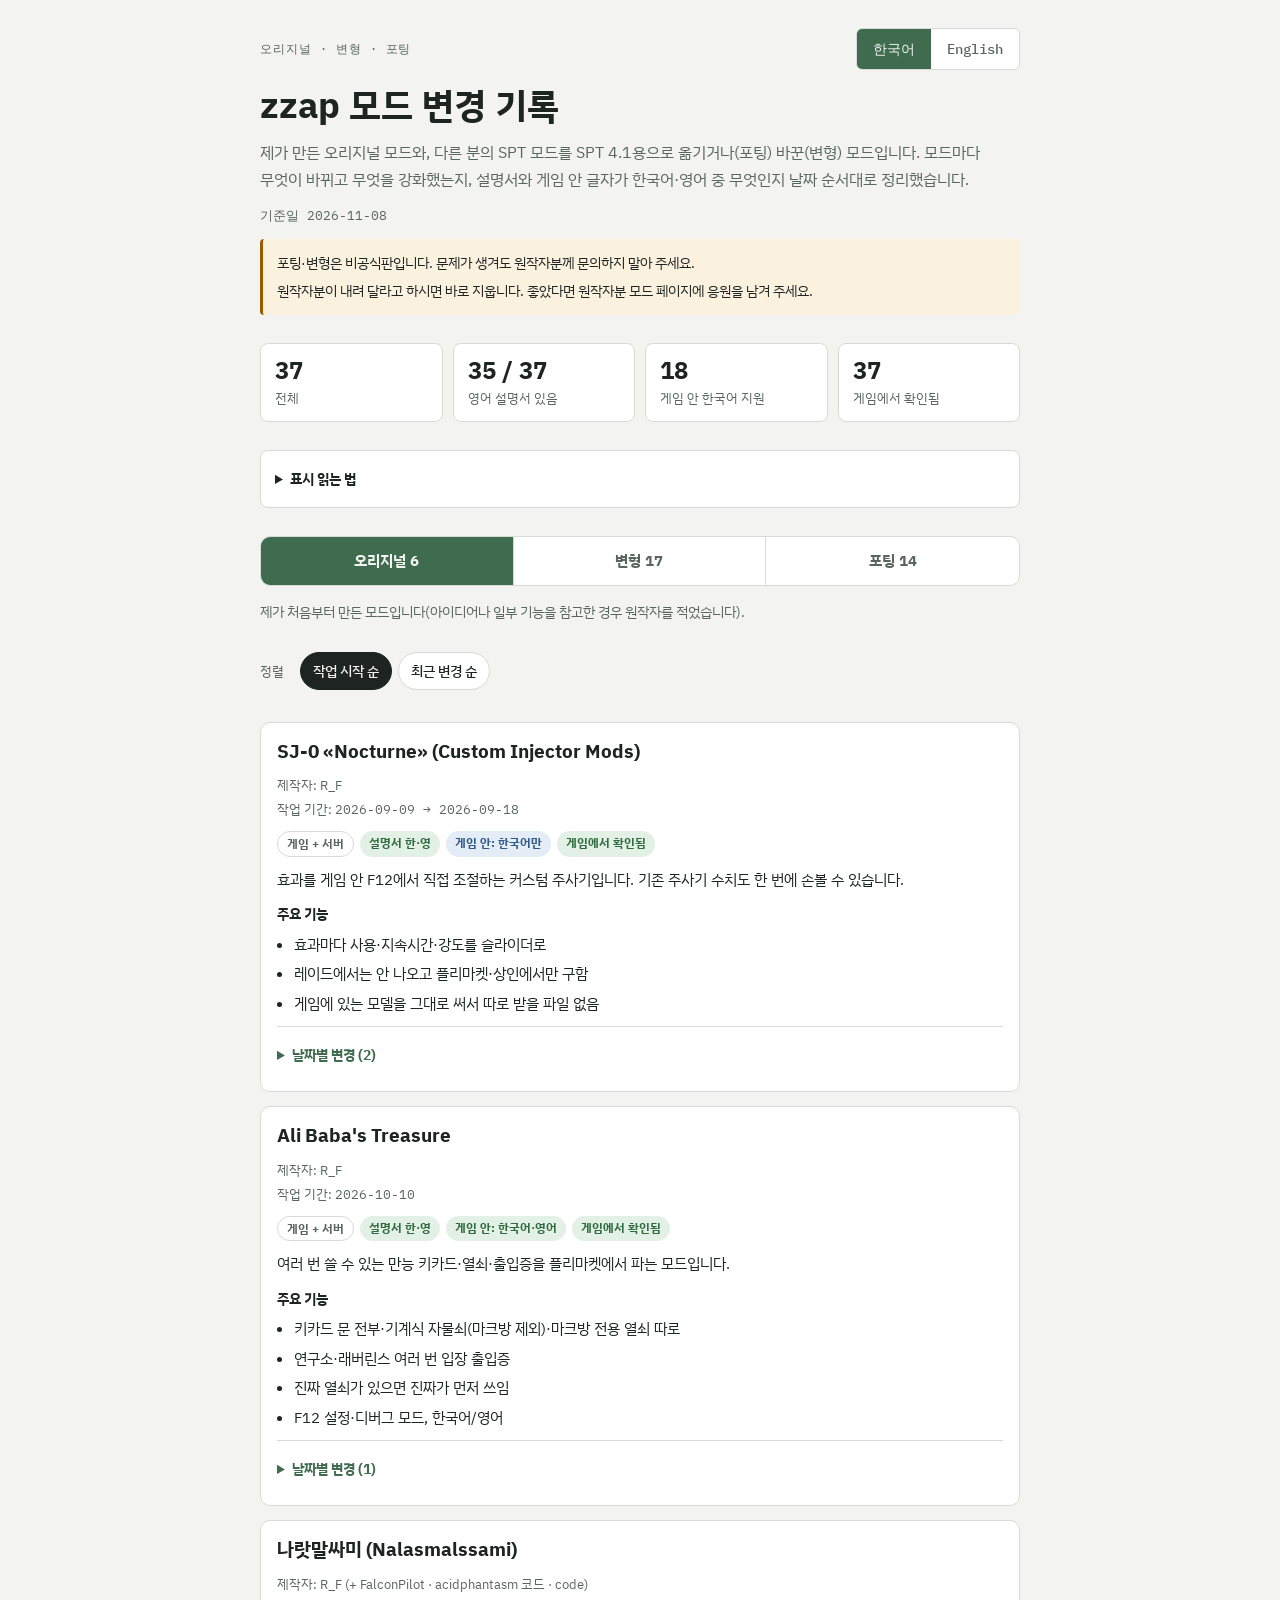
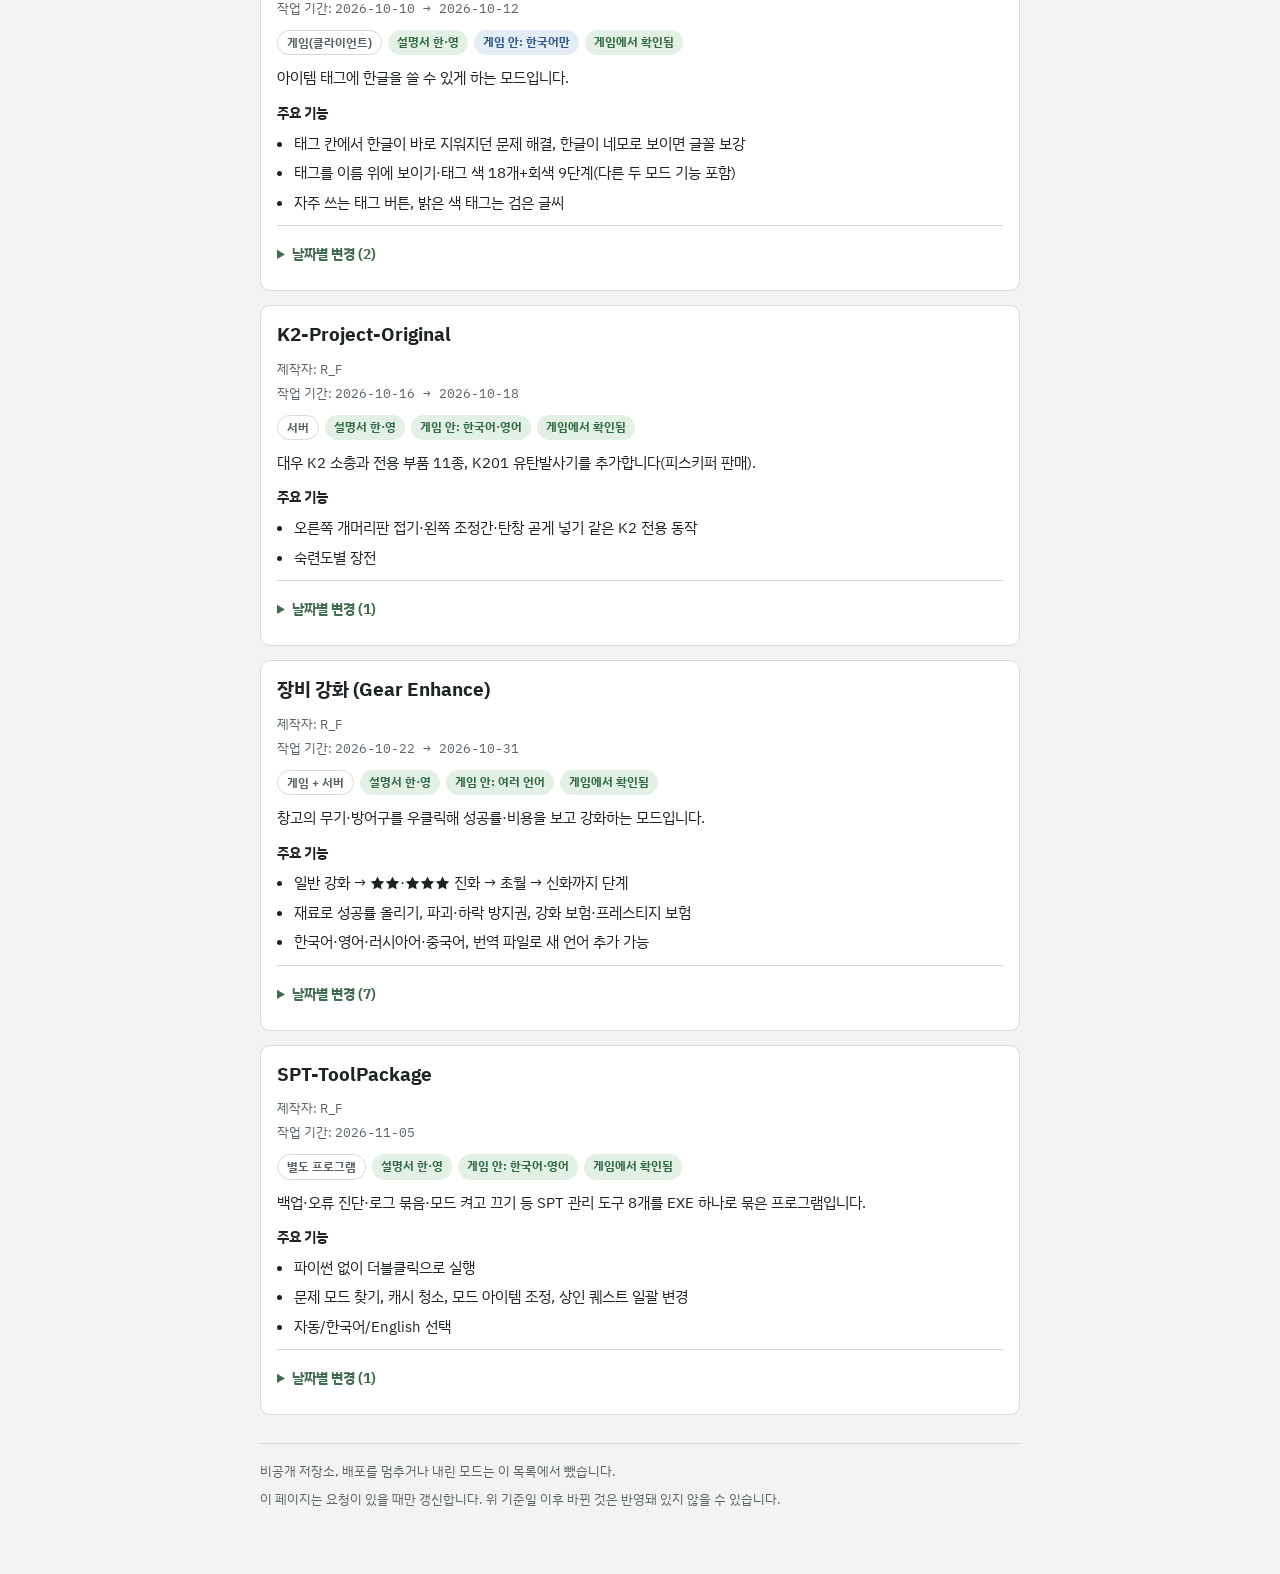
<file: mods/arca.html>
<!doctype html>
<html lang="ko">
<head>
<meta charset="utf-8">
<meta name="viewport" content="width=device-width, initial-scale=1, viewport-fit=cover">
<title>zzap 모드 변경 기록</title>
<meta name="description" content="SPT 4.1 오리지널·변형·포팅 모드의 날짜별 변경점, 강화한 점, 한국어·영어 설명서 여부 정리">
<link rel="stylesheet" href="https://fonts.googleapis.com/css2?family=IBM+Plex+Sans+KR:wght@400;500;700&family=IBM+Plex+Mono:wght@400;500&display=swap">
<link rel="stylesheet" href="style.css?v=20261108-6">
</head>
<body>
<div class="wrap">
<header>
  <div class="topbar">
    <span class="kicker" data-t="kicker"></span>
    <div class="lang" role="group" aria-label="Language">
      <button type="button" data-v="ko">한국어</button>
      <button type="button" data-v="en">English</button>
    </div>
  </div>
  <h1 data-t="title"></h1>
  <p class="lede" data-t="lede"></p>
  <p class="asof" data-t="asof"></p>
  <div class="notice"><span data-t="notice1"></span><span data-t="notice2"></span></div>
</header>

<section class="stats" aria-label="summary">
  <div class="stat"><b id="st-mods"></b><span data-t="sMods"></span></div>
  <div class="stat"><b id="st-en"></b><span data-t="sEn"></span></div>
  <div class="stat"><b id="st-ko"></b><span data-t="sKo"></span></div>
  <div class="stat"><b id="st-game"></b><span data-t="sGame"></span></div>
</section>

<details class="legend">
  <summary data-t="legend"></summary>
  <ul>
    <li><span class="pill ok" data-t="docs2"></span><span data-t="lgDocs2"></span></li>
    <li><span class="pill mid" data-t="docs1"></span><span data-t="lgDocs1"></span></li>
    <li><span data-t="lgLang"></span></li>
    <li><span data-t="lgV"></span></li>
  </ul>
</details>

<nav class="tabs" role="group" aria-label="kind">
  <button type="button" data-tab data-v="o"></button>
  <button type="button" data-tab data-v="v"></button>
  <button type="button" data-tab data-v="p"></button>
</nav>
<p class="tabdesc" id="tabdesc"></p>

<div class="controls">
  <div class="seg" role="group"><span class="lbl" data-t="sortLbl"></span>
    <button type="button" data-sort data-v="start" data-t="sortStart"></button>
    <button type="button" data-sort data-v="last" data-t="sortLast"></button>
  </div>
</div>

<main class="list" id="list"></main>

<footer>
  <span data-t="foot1"></span>
  <span data-t="foot2"></span>

</footer>
</div>
<script>window.SHOW_DL = false;
(function () {
  // 휴대폰이 HTML을 기억해도 데이터·그리기 파일은 매번 새로 받는다(캐시로 옛 내용이 보이던 문제).
  var t = Date.now();
  function load(src, next) { var s = document.createElement("script"); s.src = src + "?t=" + t; s.onload = next; document.body.appendChild(s); }
  load("data.js", function () { load("app.js"); });
})();
</script>
</body>
</html>
</file>
<file: mods/style.css>
/* 같은 색 토큰을 홈·보고서 페이지와 공유한다. 한 열짜리 카드 목록, 휴대폰 우선. */
*, *::before, *::after { box-sizing: border-box; }
:root {
  --bg: #f3f4f1; --surface: #ffffff; --fg: #1d2421; --muted: #5a6560; --line: #d6dbd6;
  --accent: #3f6b4f; --warn: #9a5b00; --warn-bg: #fbf1df; --bad: #a3322a; --bad-bg: #f8e5e3;
  --good: #2f6b3f; --good-bg: #e3f0e6; --info: #2f5a8a; --info-bg: #e4ecf6;
  --font-body: "IBM Plex Sans KR", "Malgun Gothic", "Apple SD Gothic Neo", system-ui, sans-serif;
  --font-mono: "IBM Plex Mono", ui-monospace, Consolas, monospace;
}
@media (prefers-color-scheme: dark) {
  :root:not([data-theme="light"]) {
    --bg: #151a18; --surface: #1c2320; --fg: #e3e8e4; --muted: #9aa69f; --line: #2e3833;
    --accent: #8cc49d; --warn: #e6b45a; --warn-bg: #2e2617; --bad: #f08a80; --bad-bg: #321d1b;
    --good: #8cc49d; --good-bg: #1b2d21; --info: #8fb6e6; --info-bg: #1a2533; color-scheme: dark;
  }
}
:root[data-theme="dark"] {
  --bg: #151a18; --surface: #1c2320; --fg: #e3e8e4; --muted: #9aa69f; --line: #2e3833;
  --accent: #8cc49d; --warn: #e6b45a; --warn-bg: #2e2617; --bad: #f08a80; --bad-bg: #321d1b;
  --good: #8cc49d; --good-bg: #1b2d21; --info: #8fb6e6; --info-bg: #1a2533; color-scheme: dark;
}
[hidden] { display: none !important; }
html { -webkit-text-size-adjust: 100%; }
body {
  margin: 0; background: var(--bg); color: var(--fg); font-family: var(--font-body);
  font-size: 16px; line-height: 1.7; word-break: keep-all; overflow-wrap: anywhere;
  padding-left: max(16px, env(safe-area-inset-left, 0px));
  padding-right: max(16px, env(safe-area-inset-right, 0px));
  padding-block: 28px 64px;
}
.wrap { max-width: 760px; margin: 0 auto; display: flex; flex-direction: column; gap: 28px; }
header { display: flex; flex-direction: column; gap: 12px; }
.topbar { display: flex; justify-content: space-between; align-items: center; gap: 12px; flex-wrap: wrap; }
.kicker { font-family: var(--font-mono); font-size: 12px; letter-spacing: .08em; text-transform: uppercase; color: var(--muted); }
.lang { display: inline-flex; border: 1px solid var(--line); border-radius: 6px; overflow: hidden; }
.lang button { font: 500 14px var(--font-mono); padding: 8px 16px; border: 0; background: var(--surface); color: var(--muted); cursor: pointer; min-height: 40px; }
.lang button[aria-pressed="true"] { background: var(--accent); color: var(--bg); }
.lang button:focus-visible, .seg button:focus-visible { outline: 2px solid var(--accent); outline-offset: -2px; }
h1 { font-size: clamp(26px, 6.5vw, 36px); line-height: 1.25; margin: 0; font-weight: 700; }
h2 { font-size: 15px; margin: 0; color: var(--muted); font-weight: 500; letter-spacing: .04em; }
p { margin: 0; }
.lede { color: var(--muted); }
.asof { font-family: var(--font-mono); font-size: 13px; color: var(--muted); }
.notice { background: var(--warn-bg); color: var(--fg); border-left: 3px solid var(--warn); padding: 12px 14px; border-radius: 4px; font-size: 14px; display: flex; flex-direction: column; gap: 4px; }

.stats { display: grid; grid-template-columns: repeat(2, minmax(0, 1fr)); gap: 10px; }
@media (min-width: 620px) { .stats { grid-template-columns: repeat(4, minmax(0, 1fr)); } }
.stat { background: var(--surface); border: 1px solid var(--line); border-radius: 8px; padding: 12px 14px; display: flex; flex-direction: column; gap: 2px; }
.stat b { font-size: 24px; line-height: 1.2; font-variant-numeric: tabular-nums; }
.stat span { font-size: 13px; color: var(--muted); }

details.legend { background: var(--surface); border: 1px solid var(--line); border-radius: 8px; padding: 10px 14px; font-size: 14px; }
details.legend summary { cursor: pointer; font-weight: 700; padding: 6px 0; }
details.legend ul { margin: 8px 0 4px; padding-left: 0; list-style: none; display: flex; flex-direction: column; gap: 8px; }
details.legend li { display: flex; gap: 8px; align-items: baseline; flex-wrap: wrap; }

.controls { display: flex; flex-direction: column; gap: 8px; padding-bottom: 4px; }
.seg { display: flex; flex-wrap: wrap; gap: 6px; align-items: center; }
.seg .lbl { font-size: 13px; color: var(--muted); min-width: 2.6em; }
.seg button { font: 500 14px var(--font-body); padding: 6px 12px; min-height: 38px; border: 1px solid var(--line); background: var(--surface); color: var(--fg); border-radius: 999px; cursor: pointer; }
.seg button[aria-pressed="true"] { background: var(--fg); color: var(--bg); border-color: var(--fg); }
@media (min-width: 620px) { .controls { flex-direction: row; justify-content: space-between; } }

.list { display: flex; flex-direction: column; gap: 14px; }
.card { background: var(--surface); border: 1px solid var(--line); border-radius: 10px; padding: 16px; display: flex; flex-direction: column; gap: 10px; }
.card h3 { margin: 0; font-size: 19px; line-height: 1.35; }
.meta { font-size: 13px; color: var(--muted); display: flex; flex-direction: column; gap: 2px; }
.meta .d { font-family: var(--font-mono); font-variant-numeric: tabular-nums; }
.what { font-size: 15px; }
.tags { display: flex; flex-wrap: wrap; gap: 6px; }
.pill { display: inline-block; font-size: 12px; font-weight: 700; padding: 2px 9px; border-radius: 999px; white-space: nowrap; line-height: 1.6; }
.ok { background: var(--good-bg); color: var(--good); }
.mid { background: var(--warn-bg); color: var(--warn); }
.no { background: var(--bad-bg); color: var(--bad); }
.inf { background: var(--info-bg); color: var(--info); }
.neu { background: transparent; color: var(--muted); border: 1px solid var(--line); }
.plus h4, .tl summary { font-size: 14px; margin: 0; font-weight: 700; }
.plus ul { margin: 6px 0 0; padding-left: 1.15em; display: flex; flex-direction: column; gap: 4px; font-size: 15px; }
.pre { font-size: 14px; background: var(--warn-bg); border-radius: 6px; padding: 8px 12px; }
.pre a { color: var(--warn); font-weight: 700; }
details.tl { border-top: 1px solid var(--line); padding-top: 8px; }
details.tl summary { cursor: pointer; padding: 8px 0; color: var(--accent); }
details.tl ol { list-style: none; margin: 6px 0 0; padding: 0 0 0 14px; border-left: 2px solid var(--line); display: flex; flex-direction: column; gap: 10px; }
details.tl li { position: relative; font-size: 14px; display: flex; flex-direction: column; }
details.tl li::before { content: ""; position: absolute; left: -20px; top: 7px; width: 10px; height: 10px; border-radius: 50%; background: var(--accent); }
details.tl li .d { font-family: var(--font-mono); font-size: 12px; color: var(--muted); }
.links { display: flex; flex-wrap: wrap; gap: 8px; }
.btn { display: inline-flex; align-items: center; min-height: 40px; padding: 8px 14px; border-radius: 8px; font-size: 14px; font-weight: 700; text-decoration: none; border: 1px solid var(--line); color: var(--fg); background: var(--bg); }
.btn.primary { background: var(--accent); color: var(--bg); border-color: var(--accent); }
.btn:focus-visible { outline: 2px solid var(--accent); outline-offset: 2px; }
.empty { color: var(--muted); font-size: 14px; }
footer { font-size: 13px; color: var(--muted); border-top: 1px solid var(--line); padding-top: 16px; display: flex; flex-direction: column; gap: 6px; }
footer a { color: var(--accent); }
.tabs { display: grid; grid-template-columns: repeat(3, minmax(0, 1fr)); border: 1px solid var(--line); border-radius: 10px; overflow: hidden; background: var(--surface); }
.tabs button { font: 700 15px var(--font-body); min-height: 48px; padding: 8px 4px; border: 0; border-right: 1px solid var(--line); background: transparent; color: var(--muted); cursor: pointer; }
.tabs button:last-child { border-right: 0; }
.tabs button[aria-pressed="true"] { background: var(--accent); color: var(--bg); }
.tabs button:focus-visible { outline: 2px solid var(--accent); outline-offset: -3px; }
.tabdesc { font-size: 14px; color: var(--muted); margin-top: -14px; }
.small { font-size: 13px; color: var(--muted); margin-top: -4px; }
.btn.static { background: var(--info-bg); color: var(--info); border-color: transparent; cursor: default; }
</file>
